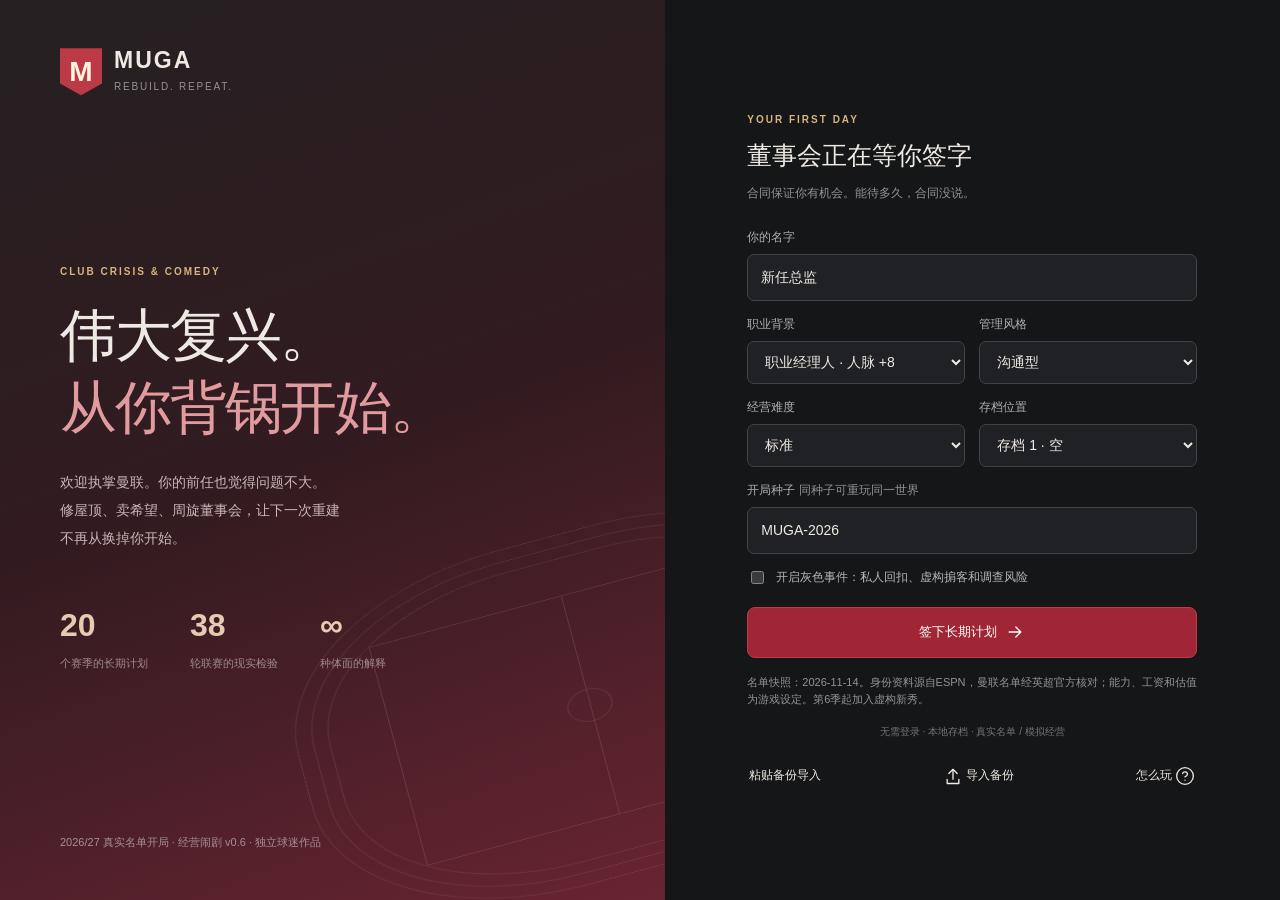
<file: index.html>
<!doctype html>
<html lang="zh-CN">
<head>
  <meta charset="utf-8"><meta name="viewport" content="width=device-width, initial-scale=1, viewport-fit=cover">
  <meta name="theme-color" content="#121314"><meta name="description" content="MUGA 曼联复兴办公室。一款会记仇的俱乐部经营闹剧：每周签字，月底背锅。">
  <title>MUGA · 曼联复兴办公室</title>
  <link rel="icon" href="icon.svg" type="image/svg+xml"><link rel="manifest" href="manifest.json"><link rel="stylesheet" href="style.css">
</head>
<body><div id="app"><div class="boot"><div class="brand-mark">M</div><p>正在准备你的长期计划…</p></div></div>
<dialog id="dialog" aria-labelledby="dialog-title"></dialog><div id="toasts" aria-live="polite"></div>
<noscript>这个游戏需要启用 JavaScript。所有比赛和存档都在你的浏览器中运行。</noscript>
<script src="extra-events.js"></script>
<script src="operations.js"></script>
<script src="real-players.js"></script><script src="engine.js"></script><script src="backup.js"></script><script src="storage.js"></script><script src="event-guide.js"></script><script src="app.js"></script>
</body></html>
</file>
<file: style.css>
:root{color-scheme:dark;--bg:#101112;--surface:#1a1b1d;--surface2:#222326;--line:#303134;--text:#eeeae3;--muted:#929398;--red:#d84350;--red-dark:#a12635;--gold:#d8b47e;--green:#a1c8b1;--radius:14px;font-family:Inter,"Segoe UI","PingFang SC","Microsoft YaHei",sans-serif;font-synthesis:none}
*{box-sizing:border-box}body{margin:0;background:var(--bg);color:var(--text);font-size:14px;line-height:1.6}button,input,select{font:inherit}button{cursor:pointer}button:disabled{cursor:not-allowed;opacity:.45}button:focus-visible,a:focus-visible,input:focus-visible,select:focus-visible{outline:2px solid var(--gold);outline-offset:4px}a{color:var(--gold)}button{color:inherit}h1,h2,h3,p{margin:0}h1{font-size:30px;line-height:1.4;letter-spacing:-.8px;font-weight:750}h2{font-size:19px;line-height:1.5}h3{font-size:15px}.muted{color:var(--muted)}.small{font-size:12px}.tiny{font-size:11px}.mono,.stat-value,.scoreline{font-variant-numeric:tabular-nums;font-family:"Arial",sans-serif}.positive{color:var(--green)}.negative{color:#ef7c84}.gold{color:var(--gold)}.truncate{overflow:hidden;white-space:nowrap;text-overflow:ellipsis}.hidden{display:none!important}.row{display:flex;align-items:center;gap:12px}.between{justify-content:space-between}.wrap{flex-wrap:wrap}.stack{display:grid;gap:16px}.gap8{gap:8px}.mt16{margin-top:16px}.mt24{margin-top:24px}.mb16{margin-bottom:16px}.w100{width:100%}.icon{width:20px;height:20px;display:inline-block;vertical-align:middle;flex-shrink:0}.brand-mark{display:grid;place-items:center;background:var(--red-dark);width:42px;height:47px;color:#fff3df;font-size:28px;font-weight:900;line-height:1;clip-path:polygon(0 0,100% 0,100% 75%,50% 100%,0 75%)}.brand{display:flex;align-items:center;gap:12px}.brand-name{font-size:23px;letter-spacing:2px;font-weight:850;line-height:1.1}.brand-sub{font-size:10px;color:var(--muted);letter-spacing:1.8px;margin-top:6px}.eyebrow{color:var(--gold);font-size:10px;font-weight:700;letter-spacing:2px;text-transform:uppercase}.pill{display:inline-flex;align-items:center;gap:6px;background:#292a2c;border:1px solid #393a3d;border-radius:6px;padding:3px 8px;font-size:11px;line-height:1.5}.pill.red{color:#ffb4b9;border-color:#91434b;background:#702c3455}.pill.green{background:#28463955;border-color:#3f6652;color:var(--green)}.dot{display:inline-block;width:6px;height:6px;background:var(--green);border-radius:50%}.btn{border:1px solid var(--line);border-radius:8px;min-height:42px;padding:10px 16px;background:#28292c;display:inline-flex;align-items:center;justify-content:center;gap:8px;font-size:13px;font-weight:600;transition:background .18s,transform .18s;white-space:nowrap}.btn:hover:not(:disabled){background:#36373a;transform:translateY(-1px)}.btn.primary{background:var(--red-dark);border-color:#bf3a47;color:#fff}.btn.primary:hover:not(:disabled){background:#bc3341}.btn.ghost{background:transparent}.btn.gold-btn{background:#d8b47e;color:#221c15;border-color:#d8b47e}.btn.danger{color:#ff9da5;border-color:#713c42;background:#3c2226}.btn.compact{padding:7px 11px;min-height:36px;font-size:12px}.icon-btn{display:grid;place-items:center;background:transparent;border:1px solid var(--line);width:38px;height:38px;border-radius:8px;color:var(--muted)}.icon-btn:hover{color:var(--text);background:var(--surface2)}.card{background:var(--surface);border:1px solid var(--line);border-radius:var(--radius);padding:23px}.card-head{display:flex;justify-content:space-between;align-items:center;gap:12px;margin-bottom:20px}.card-head h2{font-size:16px}.divider{height:1px;background:var(--line);margin:20px 0}.label{font-size:12px;color:var(--muted)}.empty{padding:36px 12px;text-align:center;color:var(--muted)}.boot{min-height:100vh;display:flex;align-items:center;justify-content:center;flex-direction:column;gap:24px}
.sidebar{position:fixed;left:0;top:0;bottom:0;width:222px;background:#151618;border-right:1px solid var(--line);padding:30px 22px;display:flex;flex-direction:column;z-index:20}.sidebar .brand{margin-bottom:45px}.sidebar-section{font-size:10px;color:#727378;letter-spacing:2px;margin:0 10px 12px}.nav{display:grid;gap:6px}.nav-btn{display:flex;align-items:center;gap:12px;width:100%;border:0;background:none;color:var(--muted);padding:13px 14px;text-align:left;border-radius:8px;font-size:13px}.nav-btn:hover{background:#252629;color:var(--text)}.nav-btn.active{background:#61252c66;color:#f3c4c7;border:1px solid #71303966}.nav-count{margin-left:auto;background:#ad2b3b;color:#fff;font-size:10px;min-width:18px;text-align:center;border-radius:4px}.sidebar-foot{margin-top:auto}.director{border-top:1px solid var(--line);padding-top:20px}.avatar{width:34px;height:34px;border-radius:50%;background:#333437;display:grid;place-items:center;color:var(--gold);font-size:13px;font-weight:700}.sidebar-quote{margin-top:24px;color:#717277;font-size:11px;line-height:1.9}.main-shell{margin-left:222px}.topbar{height:78px;padding:0 38px;border-bottom:1px solid var(--line);display:flex;align-items:center;justify-content:space-between;gap:16px;background:#131416}.topbar-path{font-size:12px;color:#74757a}.topbar-path b{color:var(--text);font-weight:500;margin-left:10px}.topbar-actions{display:flex;align-items:center;gap:12px}.save-status{font-size:11px;color:var(--muted)}.content{max-width:1360px;margin:auto;padding:32px 38px 70px}.page-title{margin-bottom:27px;display:flex;justify-content:space-between;align-items:flex-start;gap:16px}.page-title p{margin-top:6px;color:var(--muted);font-size:13px}.season-label{color:#c0beb9;font-size:12px;padding:5px 9px;border:1px solid #37383b;border-radius:5px}.mobile-brand{display:none}
.hero{position:relative;overflow:hidden;background:linear-gradient(115deg,#73222d 0%,#4d2028 55%,#292023 100%);border:1px solid #883943;border-radius:14px;padding:29px 30px;min-height:220px;isolation:isolate}.hero:after{content:"";position:absolute;inset:0;background:linear-gradient(90deg,transparent,#f2cf7c05);pointer-events:none}.hero h2{font-size:29px;letter-spacing:-.7px;margin-top:13px;line-height:1.45;max-width:65%;position:relative;z-index:2}.hero p{color:#d8bfc0;font-size:12px;margin-top:12px;max-width:58%;position:relative;z-index:2;line-height:1.9}.hero .eyebrow{color:#e4bfb7}.hero-flags{display:flex;gap:8px;margin-top:21px;position:relative;z-index:2}.stadium-art{position:absolute;width:370px;height:300px;right:-32px;top:-14px;opacity:.35;transform:rotate(-15deg)}.stadium-ring{position:absolute;border:1px solid #d0a4a5;border-radius:42%;inset:30px;transform:rotateX(45deg)}.stadium-ring:before,.stadium-ring:after{content:"";position:absolute;border:1px solid #d0a4a5;border-radius:41%;inset:16px}.stadium-ring:after{inset:32px}.pitch{position:absolute;inset:84px 95px;border:1px solid #efd2c7}.pitch:before{content:"";position:absolute;left:50%;height:100%;border-left:1px solid #efd2c7}.pitch:after{content:"";position:absolute;width:44px;height:44px;left:50%;top:50%;transform:translate(-50%,-50%);border:1px solid #efd2c7;border-radius:50%}.hero-number{position:absolute;right:37px;bottom:15px;font-size:96px;font-weight:900;color:#ffffff08;letter-spacing:-9px;line-height:1}.stats-grid{display:grid;grid-template-columns:repeat(4,1fr);gap:14px;margin:20px 0 24px}.stat{padding:20px 21px;background:var(--surface);border:1px solid var(--line);border-radius:12px;min-width:0}.stat-top{display:flex;align-items:center;justify-content:space-between;color:var(--muted);font-size:11px}.stat-top .icon{width:17px;height:17px;color:#6b6c70}.stat-value{font-size:29px;font-weight:700;letter-spacing:-1px;line-height:1.3;margin:12px 0 6px}.stat-note{font-size:10px;color:var(--muted)}.dashboard-grid{display:grid;grid-template-columns:minmax(0,1.4fr) minmax(290px,1fr);gap:22px}.fixture{display:grid;grid-template-columns:1fr 95px 1fr;align-items:center;text-align:center;padding:3px 0 23px;gap:10px}.club-crest{margin:0 auto 10px;display:grid;place-items:center;width:52px;height:60px;background:#3b3d42;color:#e5e1d9;font-size:20px;font-weight:800;border:1px solid #5c5e65;clip-path:polygon(5% 0,95% 0,95% 70%,50% 100%,5% 70%)}.club-crest.united{background:#882b37;border-color:#e06a70;color:#ffead6}.fixture-name{font-size:13px;font-weight:600}.fixture-sub{font-size:10px;color:var(--muted);margin-top:3px}.vs{font-size:15px;letter-spacing:2px;color:#64666d}.fixture-center{font-size:11px;color:var(--muted)}.fixture-center .scoreline{font-size:31px;color:var(--text);font-weight:700;letter-spacing:2px}.advance-main{display:grid;grid-template-columns:1fr auto;gap:8px}.advance-options{display:flex;gap:8px;margin-top:9px}.advance-options .btn{flex:1;font-size:11px}.forecast{display:flex;justify-content:space-between;font-size:11px;color:var(--muted);padding:14px 0 17px;border-top:1px solid var(--line)}.meters{display:grid;gap:17px}.meter-label{display:flex;justify-content:space-between;margin-bottom:6px;font-size:12px}.meter-label b{font-weight:500;color:var(--gold)}.meter-track{height:5px;background:#303134;border-radius:4px;overflow:hidden}.meter-fill{height:100%;border-radius:4px;background:var(--gold)}.board-note{color:#a8a3a1;font-size:11px;border-top:1px solid var(--line);margin-top:19px;padding-top:17px}.form-dots{display:flex;gap:5px}.form-dot{width:23px;height:23px;border-radius:4px;background:#333438;display:grid;place-items:center;font-size:10px;font-weight:700}.form-dot.W{color:#b9dec7;background:#31544277}.form-dot.L{color:#ffc2c7;background:#6c303c77}.form-dot.D{color:#cecece;background:#49494c77}.news-row{display:flex;gap:12px;padding:15px 0;border-top:1px solid var(--line)}.news-row:first-of-type{border-top:0;padding-top:0}.news-icon{display:grid;place-items:center;width:29px;height:29px;flex:0 0 29px;background:#28292c;border-radius:7px;color:#bca281}.news-row h3{font-size:12px;font-weight:600}.news-row p{font-size:11px;color:var(--muted);line-height:1.8;margin-top:4px}.news-time{font-size:10px;color:#66686f;margin-left:auto;white-space:nowrap}.event-card{background:linear-gradient(120deg,#382a23,#252321);border:1px solid #665344;margin:0 0 24px;padding:22px;border-radius:12px}.event-card h2{margin:8px 0;font-size:18px}.event-card p{color:#c4b4a6;font-size:12px;margin-bottom:16px}.table-wrap{overflow-x:auto}table{border-collapse:collapse;width:100%;font-size:12px}th{font-weight:500;color:#7e8087;padding:9px 10px;text-align:left;border-bottom:1px solid var(--line);white-space:nowrap}td{padding:13px 10px;border-bottom:1px solid #2b2c2f;vertical-align:middle}tr:last-child td{border-bottom:0}tr.our-team{background:#69253033;color:#f2bdc2}.league-table td:not(:nth-child(2)),.league-table th:not(:nth-child(2)){text-align:center}.rank-chip{width:23px;height:23px;display:inline-grid;place-items:center;border-radius:4px;background:#2c2e31;color:#aaa}.our-team .rank-chip{background:#9e3040;color:#fff}.table-name{max-width:170px}.position{font-size:10px;font-weight:700;letter-spacing:.5px;color:var(--gold);border:1px solid #5b5140;background:#453c2b44;padding:3px 6px;border-radius:4px}.position.GK{color:#c7ad6f}.position.DF{color:#9fbadd;border-color:#3f536e;background:#2a354344}.position.MF{color:#a6c6af;border-color:#415e4d;background:#2b493544}.position.FW{color:#d9a2a8;border-color:#6a4149;background:#4d2c3444}.rating{width:29px;height:29px;display:inline-grid;place-items:center;background:#34483a;border:1px solid #54644e;color:#c8d6ab;font-weight:700;border-radius:5px}.rating.mid{background:#4b4433;border-color:#6c6146;color:#dfc78e}.rating.low{background:#3d3d40;border-color:#55555b;color:#b9b9bc}.mini-track{width:62px;height:4px;display:block;background:#333437;border-radius:4px;margin-top:5px}.mini-track i{height:100%;display:block;background:var(--green);border-radius:4px}.text-button{border:0;background:none;padding:2px;color:inherit;text-align:left;cursor:pointer}.text-button:hover{color:var(--gold)}.subtabs{display:flex;gap:6px;border-bottom:1px solid var(--line);margin-bottom:22px;padding-bottom:10px}.subtab{border:0;background:transparent;color:var(--muted);padding:8px 12px;border-radius:6px;font-size:12px}.subtab.active{background:#343032;color:#efc3c6}.filter-row{display:flex;gap:8px;flex-wrap:wrap;margin-bottom:20px}.filter-btn{border:1px solid var(--line);padding:7px 14px;background:var(--surface);color:var(--muted);border-radius:7px;font-size:12px}.filter-btn.active{background:#41272e;border-color:#753641;color:#f5c2c7}.market-grid{display:grid;grid-template-columns:repeat(3,minmax(0,1fr));gap:15px}.player-card{border:1px solid var(--line);border-radius:12px;background:var(--surface);overflow:hidden;position:relative}.player-card-top{padding:19px 19px 13px;display:flex;justify-content:space-between;gap:10px}.player-card .player-avatar{width:40px;height:44px;background:#2c2d30;border-radius:9px;display:grid;place-items:center;color:#6f7179}.player-card h3{font-size:14px;margin-top:12px}.player-card-body{padding:0 19px 18px}.player-meta{color:var(--muted);font-size:11px;margin-top:4px}.player-stars{font-size:11px;letter-spacing:2px;color:var(--gold);margin-top:11px}.player-price{margin-top:12px;display:flex;align-items:baseline;justify-content:space-between}.player-price b{font-size:21px;font-weight:600;font-variant-numeric:tabular-nums}.player-price span{font-size:10px;color:var(--muted)}.player-card-foot{padding:12px 19px;background:#202124;border-top:1px solid var(--line);display:flex;justify-content:space-between;align-items:center}.budget-strip{display:grid;grid-template-columns:repeat(3,1fr);gap:20px;padding:22px 24px;margin-bottom:22px;background:var(--surface);border:1px solid var(--line);border-radius:12px}.budget-strip b{display:block;font-size:24px;margin-top:5px;font-variant-numeric:tabular-nums}.window-steps{display:flex;gap:5px;margin-top:12px}.window-steps i{height:4px;flex:1;background:#343539;border-radius:4px}.window-steps i.done{background:var(--red)}.coach-card{display:flex;align-items:center;justify-content:space-between;gap:15px;padding:18px 0;border-bottom:1px solid var(--line)}.coach-card:last-child{border:0}.coach-numbers{display:flex;gap:20px;font-size:11px;color:var(--muted)}.coach-numbers b{display:block;color:var(--text);font-size:19px}.pitch-board{height:350px;max-width:440px;margin:auto;background:repeating-linear-gradient(0deg,#244135aa 0,#244135aa 40px,#203b31aa 40px,#203b31aa 80px);border:1px solid #4b6758;border-radius:8px;position:relative;padding:15px;display:flex;flex-direction:column;justify-content:space-between;overflow:hidden}.pitch-board:after{content:"";position:absolute;inset:15px;border:1px solid #a6b6a333;pointer-events:none}.pitch-line{display:flex;justify-content:space-around;z-index:1;gap:3px}.pitch-player{text-align:center;max-width:95px;color:#ddd;font-size:9px}.pitch-player b{display:grid;place-items:center;margin:0 auto 4px;width:30px;height:30px;background:#a02b39;border:1px solid #d06870;border-radius:5px;font-size:12px}.pitch-center{position:absolute;top:50%;left:15px;right:15px;border-top:1px solid #a6b6a344}.pitch-center:after{content:"";position:absolute;width:65px;height:65px;left:50%;top:0;transform:translate(-50%,-50%);border:1px solid #a6b6a344;border-radius:50%}.form-field{display:grid;gap:7px;margin:0 0 17px}.form-field label{font-size:12px;color:#b0afb1}.form-field input,.form-field select{width:100%;border:1px solid #414247;background:#202124;color:var(--text);padding:11px 13px;border-radius:7px;min-height:43px;outline-offset:2px}.form-field input[type=checkbox]{width:17px;min-height:17px;accent-color:var(--red)}.form-row{display:grid;grid-template-columns:1fr 1fr;gap:14px}.form-hint{font-size:11px;color:var(--muted);margin-top:-7px;margin-bottom:14px}.check-label{display:flex;align-items:center;gap:9px;cursor:pointer;font-size:12px;color:#b7b5b5}.section-note{padding:13px 15px;border-left:2px solid #8e6546;background:#30282077;color:#ccb797;font-size:12px;line-height:1.8;border-radius:0 6px 6px 0}.two-col{display:grid;grid-template-columns:1fr 1fr;gap:22px}.three-col{display:grid;grid-template-columns:repeat(3,1fr);gap:18px}.slot-card{border:1px solid var(--line);border-radius:10px;padding:18px;background:#1c1d1f}.slot-card.active{border-color:#9d4b54}.timeline-row{padding:15px 0;border-bottom:1px solid var(--line)}.financial-row{display:flex;justify-content:space-between;gap:15px;padding:11px 0;border-bottom:1px solid var(--line);font-size:12px}.financial-row:last-child{border-bottom:0}.financial-row.total{font-weight:700;font-size:14px;border-top:1px solid #555;padding-top:15px}.report-row{width:100%;display:flex;align-items:center;gap:14px;background:transparent;border:0;border-bottom:1px solid var(--line);padding:15px 0;text-align:left}.report-row .result{width:26px;height:26px;flex:0 0 26px;border-radius:5px;display:grid;place-items:center;font-size:11px}.report-row .result.W{background:#304b3e;color:#bad8c7}.report-row .result.L{background:#5c2c33;color:#f3aeb6}.report-row .result.D{background:#3f3f42;color:#ddd}.report-row .scoreline{font-size:19px;font-weight:600;margin-left:auto;white-space:nowrap}.inline-alert{border:1px solid #773b43;background:#3d2228;color:#f1aeb4;padding:14px 16px;font-size:12px;border-radius:9px;margin-bottom:20px}.season-review{border-color:#706047;background:linear-gradient(130deg,#302920,#1b1c1e)}.season-review .stat-value{font-size:40px;color:var(--gold)}
dialog{border:1px solid #494449;border-radius:16px;background:#1c1d20;color:var(--text);padding:0;width:min(590px,calc(100% - 28px));max-height:90vh;box-shadow:0 25px 100px #0009}dialog::backdrop{background:#070709bf;backdrop-filter:blur(5px)}.dialog-head{display:flex;justify-content:space-between;align-items:flex-start;padding:24px 25px 15px;gap:20px}.dialog-head h2{font-size:20px}.dialog-body{padding:0 25px 25px}.dialog-body p{font-size:13px;color:#b7b4b3;line-height:1.9}.dialog-body .btn{min-height:44px}.dialog-footer{padding:18px 25px;border-top:1px solid var(--line);display:flex;gap:10px;justify-content:flex-end}.option{display:block;width:100%;background:#262629;border:1px solid #454147;text-align:left;padding:14px 16px;border-radius:9px;margin-top:10px}.option:hover{border-color:var(--gold);background:#322d29}.option b{display:block;font-size:13px;color:#e9e2d8}.option span{display:block;font-size:11px;color:#a7a1a0;margin-top:4px}.dialog-error{color:#f4a9ae;font-size:12px;line-height:1.7;background:#5c2b3344;border-radius:6px;margin:12px 0 0;padding:10px 13px}.dialog-error:empty{display:none}.toast{position:relative;max-width:390px;background:#303033;border:1px solid #5a5758;border-radius:10px;padding:13px 19px;font-size:12px;box-shadow:0 8px 40px #0005;animation:in .2s ease}.toast.bad{border-color:#a84d59;color:#ffd0d4}#toasts{position:fixed;bottom:26px;right:26px;z-index:100;display:grid;gap:9px;pointer-events:none}.progress-banner{position:fixed;bottom:22px;left:calc(50% + 110px);transform:translateX(-50%);z-index:30;padding:12px 20px;background:#30272a;border:1px solid #78424a;border-radius:12px;box-shadow:0 15px 40px #0009;display:flex;gap:18px;align-items:center;font-size:12px}.progress-banner .dot{background:var(--red);animation:pulse 1s infinite}.spinner{width:16px;height:16px;border:2px solid #ffffff30;border-top-color:#fff;border-radius:50%;animation:spin 1s linear infinite}.setup-shell{min-height:100vh;display:grid;grid-template-columns:1.08fr 1fr}.setup-story{position:relative;overflow:hidden;min-height:100vh;padding:48px 60px;background:linear-gradient(160deg,#252022,#321b20 50%,#682431);display:flex;flex-direction:column;isolation:isolate}.setup-story .brand{position:relative;z-index:3}.setup-story .brand-mark{background:#bc3a46}.setup-story-main{margin:auto 0;padding:58px 0 50px;position:relative;z-index:2}.setup-story h1{font-size:57px;letter-spacing:-2px;line-height:1.25;margin-top:20px;max-width:550px}.setup-story h1 em{font-style:normal;color:#e19b9f}.setup-story-main p{color:#c9b6b7;max-width:380px;font-size:14px;line-height:2;margin-top:25px}.setup-metrics{display:flex;gap:42px;margin-top:48px}.setup-metrics strong{font-size:32px;color:#e6cbb2;display:block;font-weight:600}.setup-metrics span{font-size:11px;color:#9f8a8e}.setup-story .stadium-art{width:650px;height:550px;right:-250px;top:auto;bottom:-80px;opacity:.13}.setup-footer{font-size:11px;color:#a68f93;z-index:2}.setup-form{display:flex;align-items:center;justify-content:center;padding:50px 45px;background:#151618}.setup-form-inner{max-width:450px;width:100%}.setup-form h2{font-size:25px;margin:9px 0}.setup-form .intro{color:var(--muted);font-size:12px;margin-bottom:25px}.setup-form .form-field{margin-bottom:14px}.setup-form .btn.primary{padding:14px;min-height:49px;margin-top:20px}.setup-saves{padding-top:20px;margin-top:25px;border-top:1px solid var(--line);display:grid;gap:10px}.save-preview{padding:10px 13px;background:#202124;border:1px solid #35363a;display:flex;align-items:center;justify-content:space-between;border-radius:7px;font-size:12px;text-align:left;gap:12px}.save-preview:hover{border-color:var(--gold)}.setup-trust{font-size:10px;color:#74757a;margin-top:15px;text-align:center}.share-preview{width:100%;height:auto;border-radius:12px;border:1px solid var(--line);display:block;margin-bottom:15px}.help-list{display:grid;gap:15px;margin:18px 0}.help-list b{color:var(--text)}.help-list p{font-size:12px}.inline-number{font-size:11px;color:var(--gold);letter-spacing:1px}
@keyframes in{from{opacity:0;transform:translateY(8px)}to{opacity:1;transform:translateY(0)}}@keyframes pulse{50%{opacity:.3}}@keyframes spin{to{transform:rotate(360deg)}}
@media(min-width:1600px){.content{padding-top:40px}.hero{min-height:240px}.hero h2{font-size:33px}}
@media(max-width:1150px){.sidebar{width:194px;padding:27px 16px}.main-shell{margin-left:194px}.content{padding:26px 25px 60px}.topbar{padding:0 25px}.dashboard-grid{grid-template-columns:minmax(0,1.2fr) minmax(270px,1fr);gap:16px}.card{padding:19px}.stats-grid{gap:10px}.stat{padding:17px 16px}.stat-value{font-size:25px}.market-grid{grid-template-columns:repeat(2,minmax(0,1fr))}.setup-story{padding:40px}.setup-story h1{font-size:45px}.setup-form{padding:35px}.setup-metrics{gap:28px}.hero h2{font-size:26px}}
@media(max-width:850px){.dashboard-grid{grid-template-columns:1fr}.two-col{grid-template-columns:1fr}.three-col{grid-template-columns:1fr}.hero p{max-width:70%}.hero h2{max-width:80%}.stadium-art{opacity:.22}.setup-shell{grid-template-columns:1fr}.setup-story{min-height:0;padding:30px}.setup-story-main{padding:32px 0 15px}.setup-story h1{font-size:39px;max-width:none}.setup-story-main p{margin-top:15px;max-width:100%;font-size:13px}.setup-story .brand-sub{color:#bd979e}.setup-metrics{margin-top:24px;gap:40px}.setup-metrics strong{font-size:25px}.setup-footer{margin-top:20px}.setup-form{padding:30px 24px}.setup-form-inner{max-width:560px}.setup-story .stadium-art{right:-120px;width:480px;height:400px;bottom:-160px}.budget-strip{padding:18px;gap:12px}.budget-strip b{font-size:21px}}
@media(max-width:650px){body{font-size:13px}.sidebar{width:100%;height:67px;top:auto;bottom:0;padding:0 5px calc(env(safe-area-inset-bottom));border-right:0;border-top:1px solid #373538;background:#19191cf5;backdrop-filter:blur(12px);height:calc(67px + env(safe-area-inset-bottom))}.sidebar>.brand,.sidebar-section,.sidebar-foot{display:none}.nav{display:grid;grid-template-columns:repeat(5,1fr);gap:0;height:67px}.nav-btn{display:flex;flex-direction:column;gap:3px;align-items:center;justify-content:center;padding:6px 2px;font-size:10px;position:relative;border-radius:0}.nav-btn.active{border:0;background:transparent;color:#ed9fa7}.nav-btn.active:before{content:"";position:absolute;top:0;width:20px;height:2px;background:var(--red)}.nav-count{position:absolute;top:5px;right:calc(50% - 27px);font-size:9px}.main-shell{margin-left:0}.topbar{height:63px;padding:0 18px}.topbar-path{display:none}.mobile-brand{display:flex;align-items:center;gap:8px}.mobile-brand .brand-mark{width:27px;height:31px;font-size:18px}.mobile-brand b{font-size:17px;letter-spacing:1px}.topbar-actions{gap:8px}.topbar .season-label{font-size:10px;padding:4px 6px}.save-status{display:none}.topbar .icon-btn{width:32px;height:32px;border:0}.content{padding:23px 16px 100px}.page-title{margin-bottom:20px;gap:8px}h1{font-size:25px;letter-spacing:-.6px}.page-title p{font-size:11px}.page-title>.row{flex-wrap:wrap;justify-content:flex-end}.page-title>.row .btn{min-height:34px;padding:6px 9px;font-size:11px}.hero{min-height:200px;padding:23px 21px;border-radius:12px}.hero h2{font-size:25px;max-width:95%;margin-top:12px}.hero p{font-size:11px;max-width:85%}.hero-flags{margin-top:18px}.hero-number{font-size:80px;right:25px}.stadium-art{width:290px;height:250px;right:-70px;top:0}.stats-grid{grid-template-columns:1fr 1fr;gap:10px;margin:14px 0 20px}.stat{padding:15px 16px}.stat-value{margin:8px 0 5px;font-size:25px}.stat-note{font-size:10px}.dashboard-grid{gap:16px}.card{padding:19px 17px;border-radius:11px}.fixture{grid-template-columns:1fr 80px 1fr}.fixture-name{font-size:12px}.card-head{margin-bottom:17px}.advance-options .btn{min-height:40px}.news-time{display:none}.budget-strip{grid-template-columns:1fr 1fr;margin-bottom:18px;gap:16px}.budget-strip>div:last-child{grid-column:1/-1;border-top:1px solid var(--line);padding-top:12px}.budget-strip b{font-size:24px}.market-grid{gap:11px}.player-card-top{padding:15px 13px 10px}.player-card-body{padding:0 13px 15px}.player-card-foot{padding:10px 13px}.player-card h3{font-size:12px;line-height:1.7}.player-card .player-avatar{width:31px;height:36px}.player-price b{font-size:18px}.player-price{display:block}.player-price span{display:block}.player-meta{font-size:10px}.player-card-foot .btn{font-size:11px;padding:6px 9px}.player-stars{letter-spacing:1px;font-size:10px}.hide-mobile{display:none!important}.squad-table th,.squad-table td{padding:11px 7px}.squad-table .table-name{max-width:120px}.squad-table .table-name .small{font-size:10px}.league-table th,.league-table td{padding:11px 6px}.coach-card{flex-wrap:wrap}.coach-numbers{gap:17px}.coach-card>.btn{margin-left:auto}.subtabs{overflow-x:auto;white-space:nowrap}.subtab{padding:8px 10px}.filter-btn{padding:7px 11px}.form-row{gap:10px}.progress-banner{left:50%;width:calc(100% - 32px);bottom:calc(80px + env(safe-area-inset-bottom));justify-content:space-between}.progress-banner .btn{min-height:35px;font-size:11px}#toasts{right:16px;left:16px;bottom:calc(82px + env(safe-area-inset-bottom))}.toast{max-width:none}.event-card{padding:18px;margin-bottom:19px}.event-card h2{font-size:17px}.dialog-head{padding:20px 19px 13px}.dialog-head h2{font-size:19px}.dialog-body{padding:0 19px 23px}.dialog-footer{padding:16px 19px}.setup-story h1{font-size:37px}.setup-story{padding:26px 24px}.setup-story-main p{max-width:290px}.setup-metrics{justify-content:space-between;gap:12px}.setup-form{padding:30px 22px}.setup-form h2{font-size:23px}.section-note{font-size:11px}.inline-alert{font-size:11px}.report-row{gap:10px}.report-row .scoreline{font-size:17px}}
@media(prefers-reduced-motion:reduce){*,*:before,*:after{animation:none!important;transition:none!important;scroll-behavior:auto!important}}
.office-inbox{border:1px solid #6b5140;border-radius:12px;background:linear-gradient(115deg,#302720,#202022);padding:18px 22px;margin:0 0 20px}.inbox-heading{display:flex;align-items:center;justify-content:space-between;gap:10px}.inbox-heading .icon{color:var(--gold)}.inbox-heading h2{font-size:16px}.inbox-count{font-size:10px;white-space:nowrap;background:#584530;color:#f0d0a0;border:1px solid #7c603f;border-radius:5px;padding:3px 6px}.inbox-preview{display:flex;align-items:center;gap:10px;text-align:left;width:100%;background:transparent;border:0;padding:15px 0;color:var(--text);cursor:pointer}.inbox-preview>span:nth-child(2){flex:1;min-width:0}.inbox-preview b{display:block;font-size:13px}.inbox-preview span span{display:-webkit-box;-webkit-line-clamp:1;-webkit-box-orient:vertical;overflow:hidden;font-size:12px;color:#b8aca3;margin-top:4px}.inbox-preview>.icon{flex-shrink:0;width:17px}.inbox-dot{width:6px;height:6px;flex-shrink:0;background:var(--gold);border-radius:50%}.inbox-bottom{display:flex;gap:10px;justify-content:space-between;border-top:1px solid #544638;padding-top:10px;font-size:10px;color:#c0ab92}.needs-decision{border-color:#c08b51;box-shadow:inset 3px 0 #dfb16d}.inbox-pending{margin:15px 0}.inbox-pending h3{font-size:17px;margin:10px 0 7px}.inbox-pending p{font-size:12px;color:#cec0b3;margin-bottom:14px;line-height:1.8}.pause-tag{display:inline-block;border:1px solid #866445;border-radius:5px;background:#66462a55;color:#f0c797;padding:4px 7px;font-size:11px}.pending-banner{display:flex;align-items:center;gap:10px;width:100%;border:1px solid #a27a4d;background:#382c23;color:#f2d09b;padding:13px 15px;border-radius:9px;margin-bottom:18px;text-align:left;font-size:12px}.pending-banner>.icon:last-child{margin-left:auto}.event-cadence{display:flex;align-items:flex-start;gap:8px;background:#27231f;border:1px solid #514336;border-radius:7px;padding:11px 12px;margin-top:15px;font-size:11px;color:#dfc19a}.event-cadence .icon{width:16px;flex-shrink:0}.event-status{display:flex;gap:10px;flex-wrap:wrap;align-items:center;color:#cbb79f;font-size:11px;margin:2px 0 18px}.event-explanation{margin:15px 0}.event-explanation h3,.event-preview h3{font-size:13px;color:#e7d3b8}.event-explanation p{margin:7px 0}.event-roast{margin:12px 0 0;padding:12px 15px;border-left:2px solid #845b47;background:#302824;color:#c9aaa0;font-size:12px;line-height:1.8}.event-option{position:relative;transition:border-color .15s}.event-option b{display:flex;align-items:center;gap:9px;line-height:1.7}.event-option .option-letter{display:inline-grid;place-items:center;border:1px solid #665447;border-radius:4px;color:#d8b47e;min-width:23px;height:23px;margin:0;font-size:11px}.event-option>span{margin-left:32px;font-size:12px;line-height:1.8;color:#c4bab1}.event-option.selected{border:2px solid #d6ae73;padding:13px 15px;background:#443526}.event-option.selected .option-letter{background:#d6ae73;color:#24201a;border-color:#d6ae73}.event-option:disabled{opacity:.5;cursor:not-allowed}.event-preview{margin-top:20px;padding:15px;border:1px solid #6c5843;border-radius:9px;background:#292520}.event-preview[hidden]{display:none}.effect-row{display:flex;justify-content:space-between;gap:12px;align-items:center;padding:10px 0;border-bottom:1px solid #514438;font-size:12px}.effect-row:last-of-type{border-bottom:0}.effect-row>b{font-size:12px;font-weight:500;white-space:nowrap;color:#f1d9b2}.effect-row>b span{padding:0 5px;color:#a08c74}.consequence-list{padding-left:18px;margin:8px 0;color:#d2bfaa;font-size:12px;line-height:1.85}.consequence-list li+li{margin-top:6px}.decision-confirmed{display:flex;align-items:center;gap:9px;padding:11px 14px;background:#2a3c31;border:1px solid #4c7059;border-radius:7px;color:#c4e3cf;margin-bottom:19px;font-size:12px}.news-history .news-time{display:block}.news-history .news-row{padding:17px 0}.news-history .news-row p{font-size:12px}.news-history .news-row h3{font-size:13px}dialog:has(.event-status) .dialog-footer{position:sticky;bottom:0;background:#202023;z-index:2;box-shadow:0 -8px 25px #1114}dialog:has(.event-status){width:min(650px,calc(100% - 24px))}
@media(max-width:650px){.office-inbox{padding:15px;margin-bottom:16px}.inbox-heading{gap:6px}.inbox-heading>.row{gap:5px}.inbox-heading h2{font-size:14px}.inbox-heading .icon{width:16px}.inbox-heading .btn{font-size:11px;padding:6px 9px;min-height:36px}.inbox-count{font-size:9px;padding:3px 5px}.inbox-bottom{font-size:10px}.inbox-preview{padding:13px 0}.inbox-preview b{font-size:12px}.inbox-preview span span{font-size:11px;-webkit-line-clamp:2}.hero{min-height:142px;padding:17px 20px}.hero .eyebrow{font-size:8px}.hero h2{font-size:21px;margin-top:10px}.hero>p{display:none}.hero-flags{margin-top:14px}.hero-number{font-size:65px}.event-explanation p{font-size:13px;line-height:1.85}.event-option{padding:13px}.event-option.selected{padding:12px}.event-option>span{margin-left:0;margin-top:9px;font-size:12px}.event-preview{padding:12px}.effect-row{font-size:11px;gap:8px}.effect-row>b{font-size:11px}.effect-row>b span{padding:0 2px}.news-history .news-time{white-space:normal;min-width:35px}.news-history .news-icon{display:none}.dialog-footer .btn{min-height:44px}.inbox-pending .btn{min-height:44px}}
/* Operations-first weekly desk and persistent season handoff. */
.operations-panel{margin:20px 0;border-color:#746044;background:linear-gradient(130deg,#25231f,#1b1b20)}
.operations-panel h2{margin-top:8px}.ops-meters{display:grid;grid-template-columns:repeat(3,minmax(0,1fr));gap:24px}.ops-meters .meter{min-width:0}
.ops-commitments,.match-background{border-top:1px solid var(--line,#39373c);margin-top:20px;padding-top:16px}.ops-commitments summary,.match-background summary{cursor:pointer;color:#d3be98;font-size:13px;line-height:1.7}
.ops-row{display:flex;justify-content:space-between;gap:16px;font-size:12px;padding:12px 0;border-bottom:1px solid #333239}.ops-row small{display:block;color:#aaa4a7;margin-top:4px}.ops-row b{text-align:right;font-weight:500}
.weekly-copy{font-size:20px;line-height:1.8;margin:4px 0 24px}.weekly-copy .muted{font-size:14px}
.handoff-banner{position:sticky;top:8px;z-index:10;display:flex;align-items:center;justify-content:space-between;gap:16px;padding:18px;margin-bottom:20px;border:1px solid #bea06d;border-radius:12px;background:#302b22;box-shadow:0 8px 24px #0006}.handoff-banner b{display:block;color:#f2dfbb}.handoff-banner span{display:block;font-size:12px;line-height:1.6;color:#c5bcae;margin-top:5px}
.operations-panel+.hero{min-height:170px;padding-top:25px;padding-bottom:25px}.operations-panel+.hero h2{font-size:28px}.operations-panel+.hero .hero-number{font-size:100px}
@media(max-width:700px){.ops-meters{grid-template-columns:1fr;gap:15px}.operations-panel .card-head{align-items:flex-start;gap:8px}.operations-panel .eyebrow{font-size:9px}.operations-panel .pill{font-size:10px;white-space:nowrap}.handoff-banner{top:4px;flex-direction:column;align-items:stretch;padding:14px}.handoff-banner .btn{width:100%}.handoff-banner b{font-size:14px}.operations-panel+.hero{min-height:140px}.operations-panel+.hero h2{font-size:24px}.operations-panel+.hero .hero-flags{display:none}.dialog-footer{flex-wrap:wrap}.dialog-footer .btn{flex:1;min-width:120px}}
/* Decision -> preparation -> match receipt, kept above the secondary match controls. */
.sport-desk,.sport-preview,.sport-report{padding:18px;border:1px solid #4c6055;border-radius:10px;background:#17221d;margin:0 0 22px}.sport-preview,.sport-report{margin-top:20px}.sport-total{font-size:21px;line-height:1.5;color:#c4ddbd;font-weight:700;margin:12px 0}.sport-path{font-size:16px;line-height:1.8;color:#dceacc}.sport-comparison{display:grid;gap:12px;margin:16px 0}.sport-comparison div{display:grid;gap:6px;font-size:12px}.sport-comparison span{color:#abaeaa}.sport-comparison b{font-size:13px;line-height:1.7;font-weight:500}.sport-row{display:grid;gap:7px;border-top:1px solid #35463b;padding:13px 0;font-size:13px;line-height:1.65}.sport-row span{color:#c7c9c3}.sport-row small{color:#b3b4b0;overflow-wrap:anywhere}.sport-active{margin-top:16px}.option .option-sport{display:block;color:#b9d8bf;font-size:12px;line-height:1.65;margin-top:8px}.weekly-result{border:1px solid #575044;border-radius:10px;padding:16px;margin-bottom:24px;background:#29251f}.match-receipt{margin:20px 0}.weekly-result .card-head,.match-receipt .card-head{margin-bottom:10px}.weekly-result h2,.match-receipt h2{font-size:15px}.match-score{font-size:16px;line-height:1.8;display:flex;gap:12px;flex-wrap:wrap;align-items:center}.match-score b{font-size:23px;color:#ead7b1}.sport-verdict{font-size:14px;margin:12px 0 6px}.weekly-result .btn,.match-receipt .btn{margin-top:12px}.sport-report h3{font-size:16px}
@media(max-width:700px){.sport-desk,.sport-preview,.sport-report{padding:14px}.sport-total{font-size:18px}.sport-comparison b{font-size:12px}.sport-path{font-size:14px}.weekly-result .card-head,.match-receipt .card-head{flex-direction:column;align-items:flex-start;gap:8px}.match-score{font-size:13px;gap:8px}.match-score b{font-size:20px}}
.sport-verdict.negative,.sport-total.negative,.sport-path.negative{color:#f1aaa3}.sport-verdict.positive,.sport-total.positive,.sport-path.positive{color:#b9ddbd}.sport-drivers{line-height:1.7;color:#d5c8b6}
.director-actions{display:flex;align-items:center;flex-wrap:wrap;gap:10px;padding:16px 18px;border:1px solid var(--line);border-radius:10px;margin-bottom:16px;background:var(--surface)}.director-actions>div{display:grid;gap:6px;margin-right:auto}.office-reports{margin-bottom:20px;padding:16px 18px}.office-reports summary{cursor:pointer;font-weight:600;line-height:1.8}.office-reports .match-receipt{border:0;padding:12px 0;margin:8px 0}.people-report{padding:14px 16px;background:#202b25;border:1px solid #3b5143;border-radius:8px;margin:16px 0}.people-report p{margin-top:8px;line-height:1.8}.contact-card{padding:18px 0;border-top:1px solid var(--line)}.contact-card h3{font-size:15px}.contact-card p{margin:8px 0 12px}textarea{width:100%;min-height:180px;resize:vertical;background:#171719;color:var(--text);border:1px solid #555257;border-radius:8px;padding:12px;font:13px/1.7 monospace;overflow-wrap:anywhere}.form-field select{max-width:100%}
.roster-note,.roster-notice{display:flex;align-items:center;justify-content:space-between;gap:12px;background:#222723;border:1px solid #3e5144;border-radius:9px;padding:12px 15px;margin-bottom:18px;font-size:12px}.roster-notice{background:#2a251d;border-color:#6b5538}.roster-notice p{margin-top:7px;line-height:1.7;color:var(--muted)}.identity-tag{display:inline-block;border-radius:4px;padding:3px 6px;margin:8px 0;font-size:10px;border:1px solid #57665b;color:#b9d4bd}.identity-tag.generated{color:#dfbe88;border-color:#756140}.player-identity{border-bottom:1px solid var(--line);padding-bottom:16px;margin-bottom:18px;font-size:12px;line-height:1.8}.player-identity a,.dialog-body a{color:#c8b38c}.player-card h3{overflow-wrap:anywhere}.roster-note .btn{flex-shrink:0}@media(max-width:650px){.roster-notice{align-items:stretch;flex-direction:column}.roster-note{font-size:10px;padding:10px}.roster-note .btn{font-size:10px;padding:6px}.player-identity{font-size:11px}}
@media(max-width:650px){.director-actions{padding:14px}.director-actions>div{width:100%}.director-actions>.btn{flex:1;min-width:140px}.people-report{padding:12px}.stat-value{font-size:clamp(20px,6vw,25px);letter-spacing:-.6px}.stat-value:has(.label){white-space:nowrap}.contact-card .btn{flex:1;min-width:110px}.office-reports summary{font-size:12px}}
</file>
